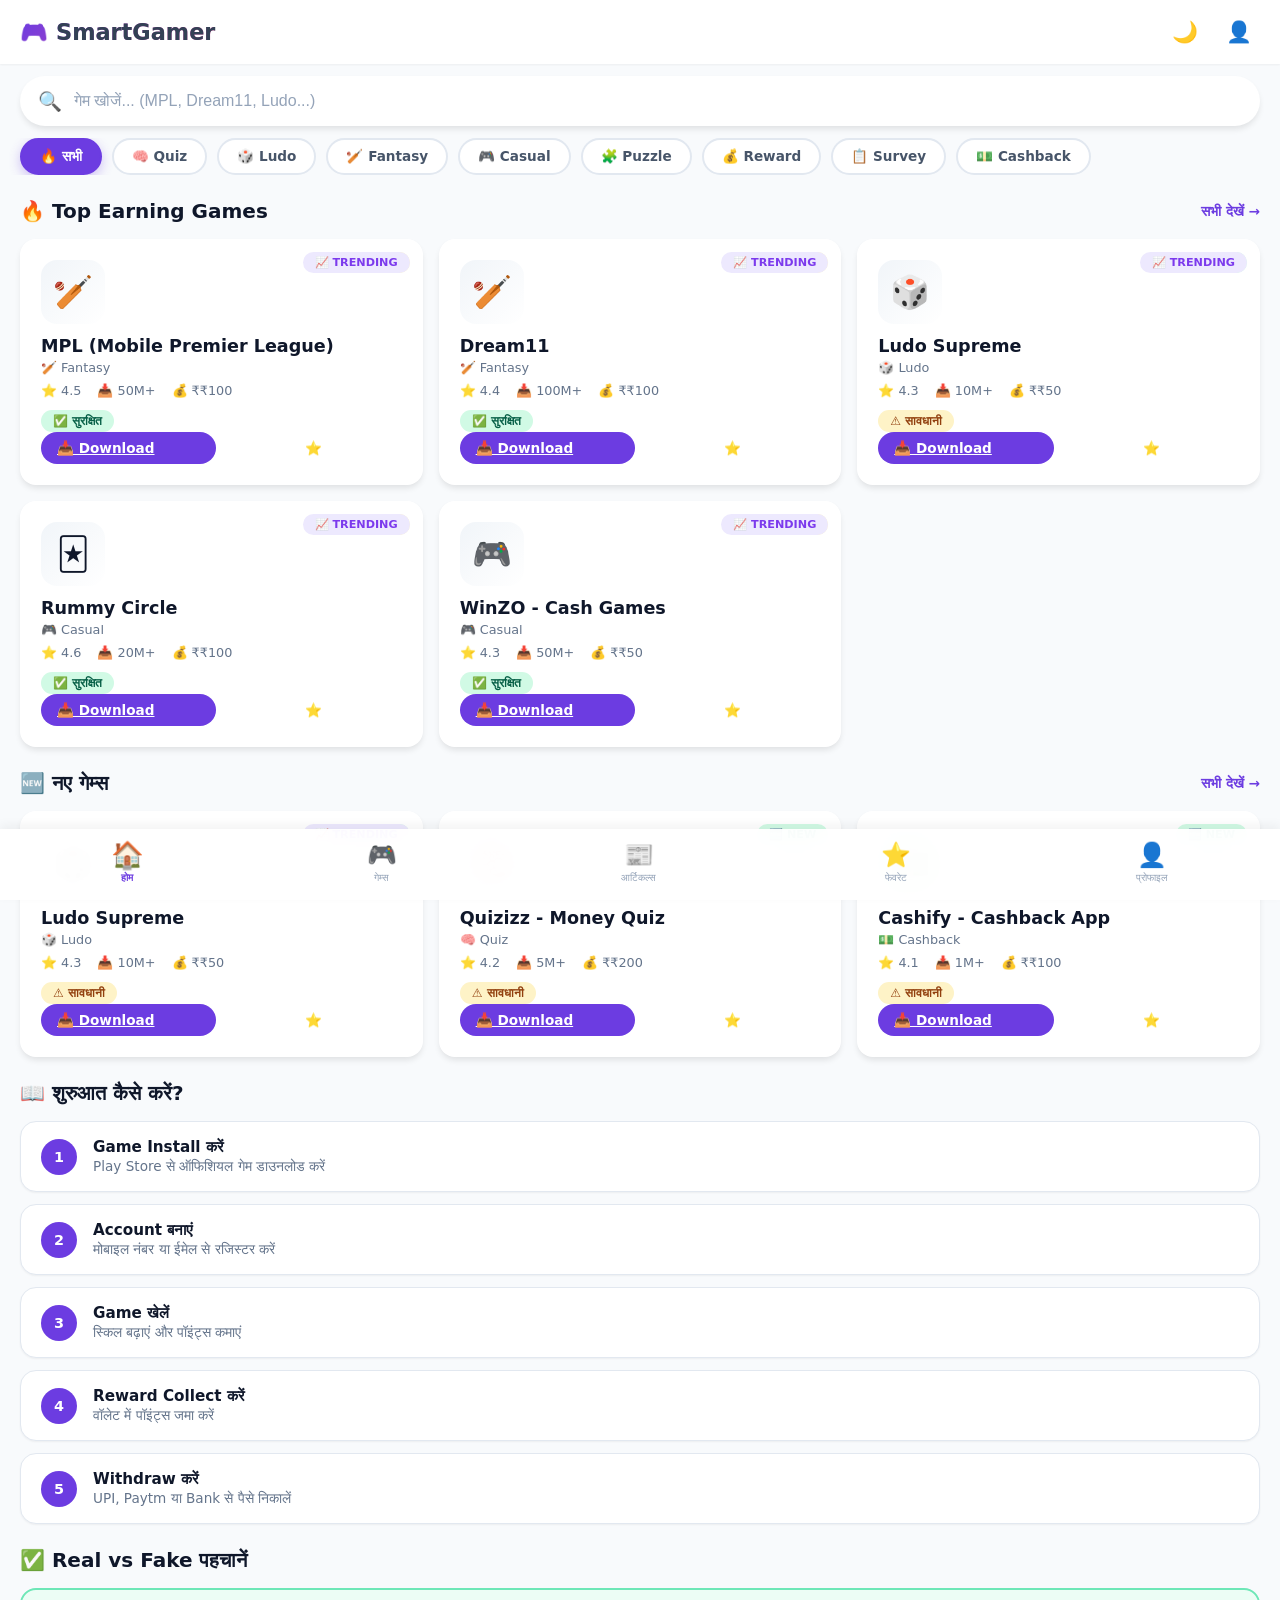
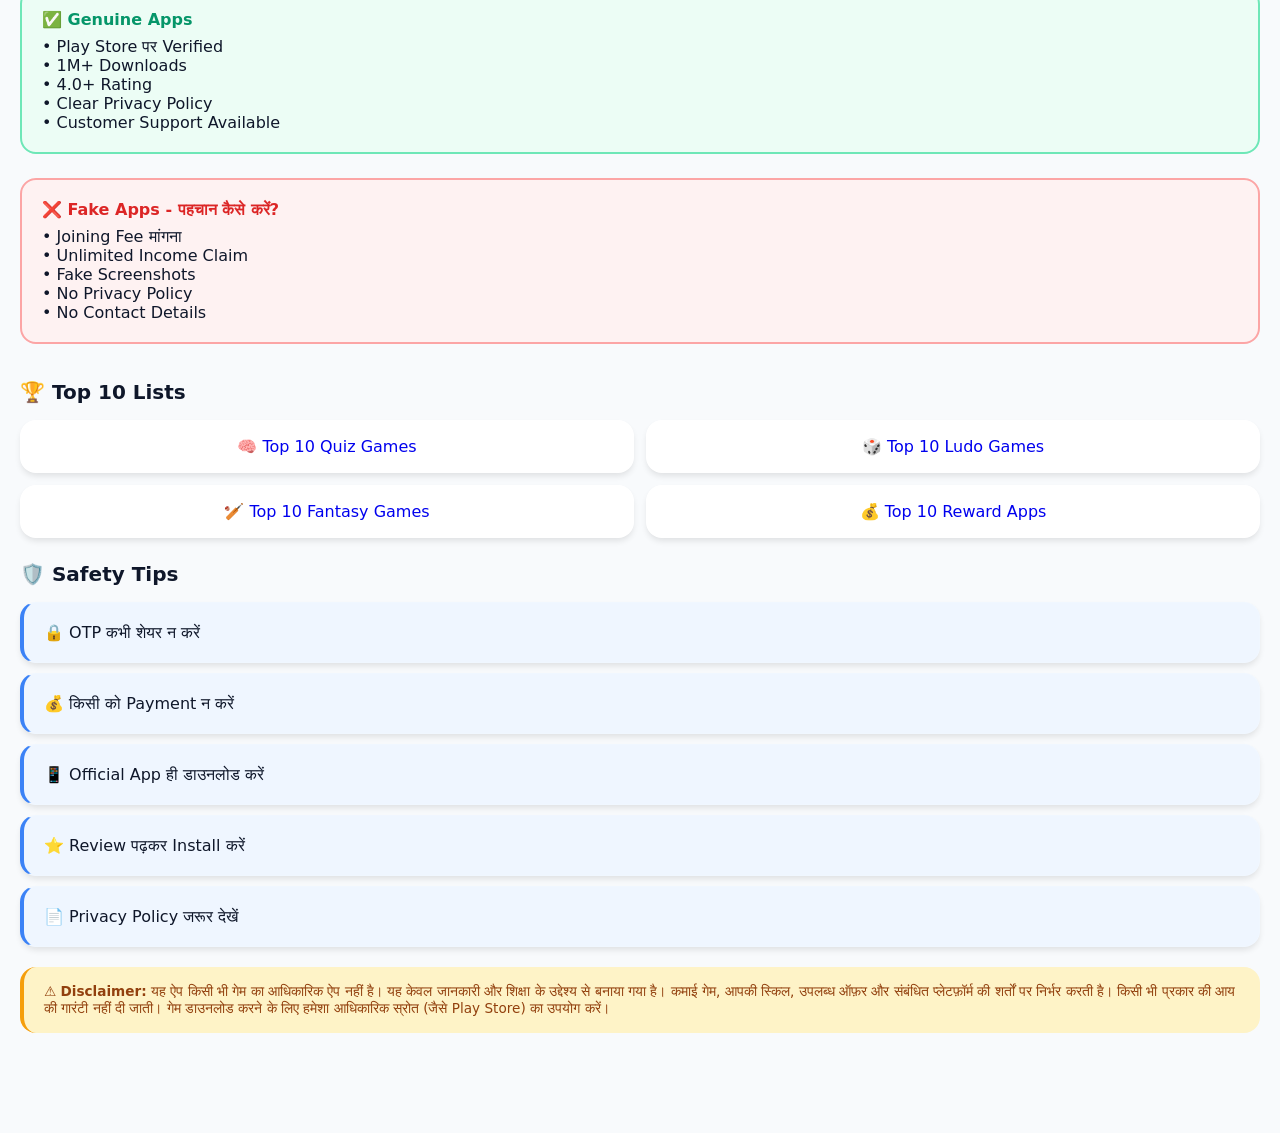
<file: index.html>
<!DOCTYPE html>
<html lang="hi">
<head>
  <meta charset="UTF-8" />
  <meta name="viewport" content="width=device-width, initial-scale=1.0, maximum-scale=1.0, user-scalable=no" />
  <title>Smart Gamer Guide - घर बैठे पैसे कमाएं</title>
  <link rel="stylesheet" href="styles.css" />
</head>
<body>

  <!-- ===== APP BAR ===== -->
  <header class="app-bar">
    <div class="logo">🎮 <span>SmartGamer</span></div>
    <div class="app-bar-actions">
      <button onclick="toggleDarkMode()" aria-label="Dark Mode">🌙</button>
      <button onclick="location.href='profile.html'" aria-label="Profile">👤</button>
    </div>
  </header>

  <!-- ===== SEARCH ===== -->
  <div class="search-bar">
    <span class="icon">🔍</span>
    <input type="text" id="searchInput" placeholder="गेम खोजें... (MPL, Dream11, Ludo...)" oninput="searchGames(this.value)" />
  </div>

  <!-- ===== CATEGORY CHIPS ===== -->
  <div class="category-scroll">
    <span class="chip active" onclick="filterGames('all')">🔥 सभी</span>
    <span class="chip" onclick="filterGames('quiz')">🧠 Quiz</span>
    <span class="chip" onclick="filterGames('ludo')">🎲 Ludo</span>
    <span class="chip" onclick="filterGames('fantasy')">🏏 Fantasy</span>
    <span class="chip" onclick="filterGames('casual')">🎮 Casual</span>
    <span class="chip" onclick="filterGames('puzzle')">🧩 Puzzle</span>
    <span class="chip" onclick="filterGames('reward')">💰 Reward</span>
    <span class="chip" onclick="filterGames('survey')">📋 Survey</span>
    <span class="chip" onclick="filterGames('cashback')">💵 Cashback</span>
  </div>

  <!-- ===== FEATURED GAMES SECTION ===== -->
  <div class="section-header">
    <h2>🔥 Top Earning Games</h2>
    <a href="games.html" class="see-all">सभी देखें →</a>
  </div>
  <div class="game-grid" id="featuredGames">
    <!-- JS से डायनामिक लोड -->
  </div>

  <!-- ===== NEW GAMES ===== -->
  <div class="section-header">
    <h2>🆕 नए गेम्स</h2>
    <a href="games.html" class="see-all">सभी देखें →</a>
  </div>
  <div class="game-grid" id="newGames">
    <!-- JS से डायनामिक लोड -->
  </div>

  <!-- ===== STEP BY STEP GUIDE ===== -->
  <div class="section-header">
    <h2>📖 शुरुआत कैसे करें?</h2>
  </div>
  <div class="steps">
    <div class="step">
      <div class="number">1</div>
      <div class="content">
        <h4>Game Install करें</h4>
        <p>Play Store से ऑफिशियल गेम डाउनलोड करें</p>
      </div>
    </div>
    <div class="step">
      <div class="number">2</div>
      <div class="content">
        <h4>Account बनाएं</h4>
        <p>मोबाइल नंबर या ईमेल से रजिस्टर करें</p>
      </div>
    </div>
    <div class="step">
      <div class="number">3</div>
      <div class="content">
        <h4>Game खेलें</h4>
        <p>स्किल बढ़ाएं और पॉइंट्स कमाएं</p>
      </div>
    </div>
    <div class="step">
      <div class="number">4</div>
      <div class="content">
        <h4>Reward Collect करें</h4>
        <p>वॉलेट में पॉइंट्स जमा करें</p>
      </div>
    </div>
    <div class="step">
      <div class="number">5</div>
      <div class="content">
        <h4>Withdraw करें</h4>
        <p>UPI, Paytm या Bank से पैसे निकालें</p>
      </div>
    </div>
  </div>

  <!-- ===== REAL vs FAKE ===== -->
  <div class="section-header">
    <h2>✅ Real vs Fake पहचानें</h2>
  </div>
  <div style="padding: 0 20px; display: grid; gap: 12px;">
    <div class="genuine-card">
      <h4>✅ Genuine Apps</h4>
      <ul style="margin-top: 8px; list-style: none;">
        <li>• Play Store पर Verified</li>
        <li>• 1M+ Downloads</li>
        <li>• 4.0+ Rating</li>
        <li>• Clear Privacy Policy</li>
        <li>• Customer Support Available</li>
      </ul>
    </div>
    <div class="scam-card">
      <h4>❌ Fake Apps - पहचान कैसे करें?</h4>
      <ul style="margin-top: 8px; list-style: none;">
        <li>• Joining Fee मांगना</li>
        <li>• Unlimited Income Claim</li>
        <li>• Fake Screenshots</li>
        <li>• No Privacy Policy</li>
        <li>• No Contact Details</li>
      </ul>
    </div>
  </div>

  <!-- ===== TOP 10 LISTS ===== -->
  <div class="section-header">
    <h2>🏆 Top 10 Lists</h2>
  </div>
  <div style="display: grid; grid-template-columns: 1fr 1fr; gap: 12px; padding: 0 20px;">
    <a href="games.html?category=quiz" style="text-decoration: none;">
      <div class="game-card" style="text-align: center; padding: 16px;">
        🧠 Top 10 Quiz Games
      </div>
    </a>
    <a href="games.html?category=ludo" style="text-decoration: none;">
      <div class="game-card" style="text-align: center; padding: 16px;">
        🎲 Top 10 Ludo Games
      </div>
    </a>
    <a href="games.html?category=fantasy" style="text-decoration: none;">
      <div class="game-card" style="text-align: center; padding: 16px;">
        🏏 Top 10 Fantasy Games
      </div>
    </a>
    <a href="games.html?category=reward" style="text-decoration: none;">
      <div class="game-card" style="text-align: center; padding: 16px;">
        💰 Top 10 Reward Apps
      </div>
    </a>
  </div>

  <!-- ===== SAFETY TIPS ===== -->
  <div class="section-header">
    <h2>🛡️ Safety Tips</h2>
  </div>
  <div style="padding: 0 20px; display: grid; gap: 10px;">
    <div class="game-card" style="background: #EFF6FF; border-left: 4px solid #3B82F6;">
      <p>🔒 OTP कभी शेयर न करें</p>
    </div>
    <div class="game-card" style="background: #EFF6FF; border-left: 4px solid #3B82F6;">
      <p>💰 किसी को Payment न करें</p>
    </div>
    <div class="game-card" style="background: #EFF6FF; border-left: 4px solid #3B82F6;">
      <p>📱 Official App ही डाउनलोड करें</p>
    </div>
    <div class="game-card" style="background: #EFF6FF; border-left: 4px solid #3B82F6;">
      <p>⭐ Review पढ़कर Install करें</p>
    </div>
    <div class="game-card" style="background: #EFF6FF; border-left: 4px solid #3B82F6;">
      <p>📄 Privacy Policy जरूर देखें</p>
    </div>
  </div>

  <!-- ===== DISCLAIMER ===== -->
  <div class="disclaimer">
    ⚠️ <strong>Disclaimer:</strong> यह ऐप किसी भी गेम का आधिकारिक ऐप नहीं है। यह केवल जानकारी और शिक्षा के उद्देश्य से बनाया गया है। कमाई गेम, आपकी स्किल, उपलब्ध ऑफ़र और संबंधित प्लेटफ़ॉर्म की शर्तों पर निर्भर करती है। किसी भी प्रकार की आय की गारंटी नहीं दी जाती। गेम डाउनलोड करने के लिए हमेशा आधिकारिक स्रोत (जैसे Play Store) का उपयोग करें।
  </div>

  <!-- ===== BOTTOM NAVIGATION ===== -->
  <nav class="bottom-nav">
    <a href="index.html" class="nav-item active">
      <span class="icon">🏠</span> होम
    </a>
    <a href="games.html" class="nav-item">
      <span class="icon">🎮</span> गेम्स
    </a>
    <a href="articles.html" class="nav-item">
      <span class="icon">📰</span> आर्टिकल्स
    </a>
    <a href="favorites.html" class="nav-item">
      <span class="icon">⭐</span> फेवरेट    </a>
    <a href="profile.html" class="nav-item">
      <span class="icon">👤</span> प्रोफाइल
    </a>
  </nav>

  <script src="data.js"></script>
  <script src="script.js"></script>
</body>
</html>
</file>
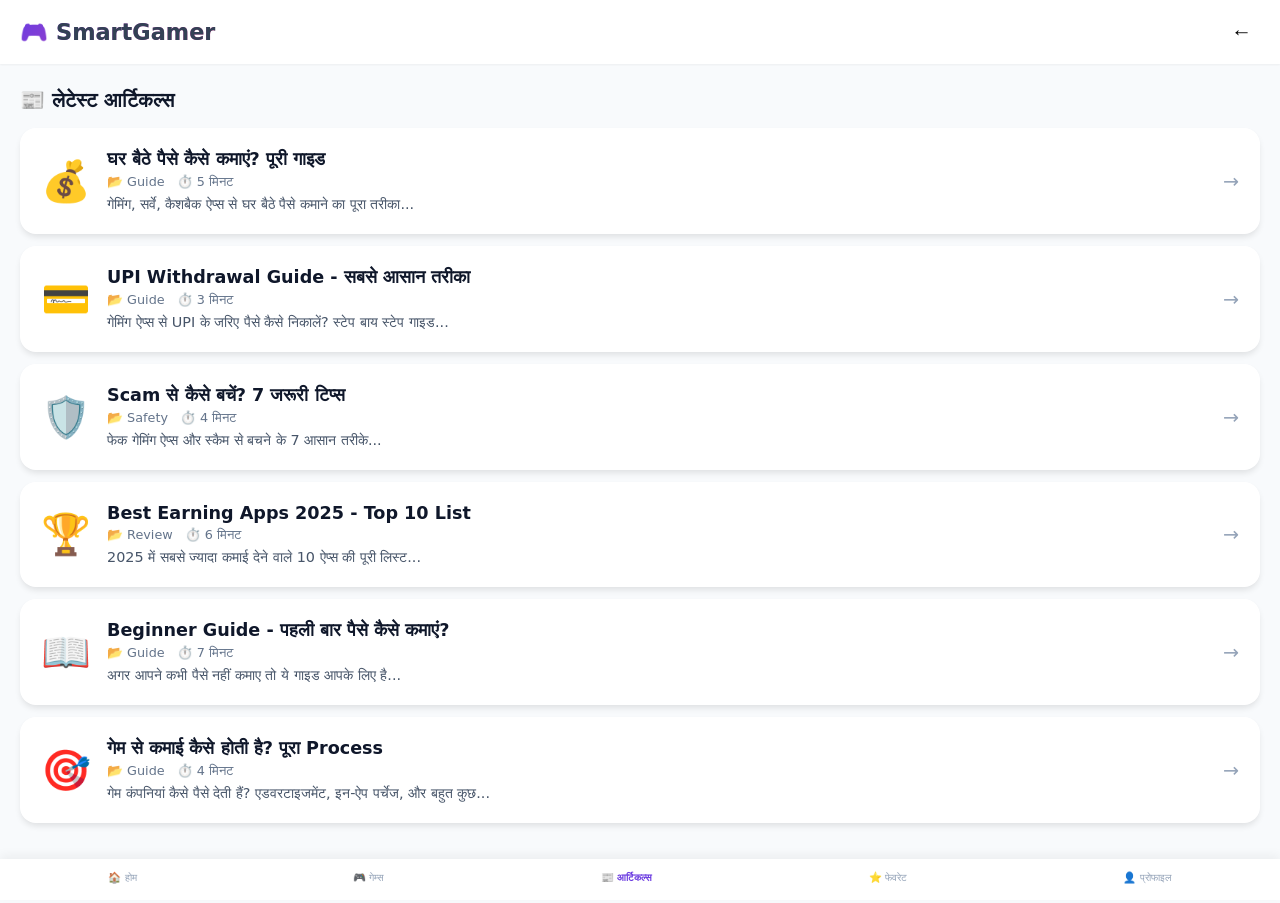
<file: articles.html>
<!DOCTYPE html>
<html lang="hi">
<head>
  <meta charset="UTF-8" />
  <meta name="viewport" content="width=device-width, initial-scale=1.0" />
  <title>आर्टिकल्स - Smart Gamer Guide</title>
  <link rel="stylesheet" href="styles.css" />
</head>
<body>
  <header class="app-bar">
    <div class="logo" onclick="location.href='index.html'">🎮 <span>SmartGamer</span></div>
    <div class="app-bar-actions">
      <button onclick="location.href='index.html'">←</button>
    </div>
  </header>

  <div class="section-header">
    <h2>📰 लेटेस्ट आर्टिकल्स</h2>
  </div>

  <div style="padding: 0 20px; display: grid; gap: 12px;" id="articlesContainer">
    <!-- JS से डायनामिक -->
  </div>

  <nav class="bottom-nav">
    <a href="index.html" class="nav-item">🏠 होम</a>
    <a href="games.html" class="nav-item">🎮 गेम्स</a>
    <a href="articles.html" class="nav-item active">📰 आर्टिकल्स</a>
    <a href="favorites.html" class="nav-item">⭐ फेवरेट</a>
    <a href="profile.html" class="nav-item">👤 प्रोफाइल</a>
  </nav>

  <script src="data.js"></script>
  <script>
    document.addEventListener('DOMContentLoaded', function() {
      const container = document.getElementById('articlesContainer');
      container.innerHTML = articlesData.map(article => `
        <div class="game-card animate-in" onclick="showArticle(${article.id})" style="cursor: pointer;">
          <div style="display: flex; align-items: center; gap: 16px;">
            <div style="font-size: 2.5rem;">${article.icon}</div>
            <div style="flex: 1;">
              <h3 style="font-size: 1.1rem;">${article.title}</h3>
              <div style="display: flex; gap: 12px; font-size: 0.8rem; color: var(--gray-500); margin-top: 4px;">
                <span>📂 ${article.category}</span>
                <span>⏱️ ${article.readTime}</span>
              </div>
              <p style="font-size: 0.9rem; color: var(--gray-600); margin-top: 6px;">${article.excerpt}</p>
            </div>
            <span style="font-size: 1.2rem; color: var(--gray-400);">→</span>
          </div>
        </div>
      `).join('');
    });

    function showArticle(id) {
      const article = articlesData.find(a => a.id === id);
      if (!article) return;
      // Simple alert for demo, can be expanded to full article page
      alert(`📖 ${article.title}\n\n${article.excerpt}\n\nपूरा आर्टिकल जल्द आ रहा है!`);
    }
  </script>
</body>
</html>
</file>
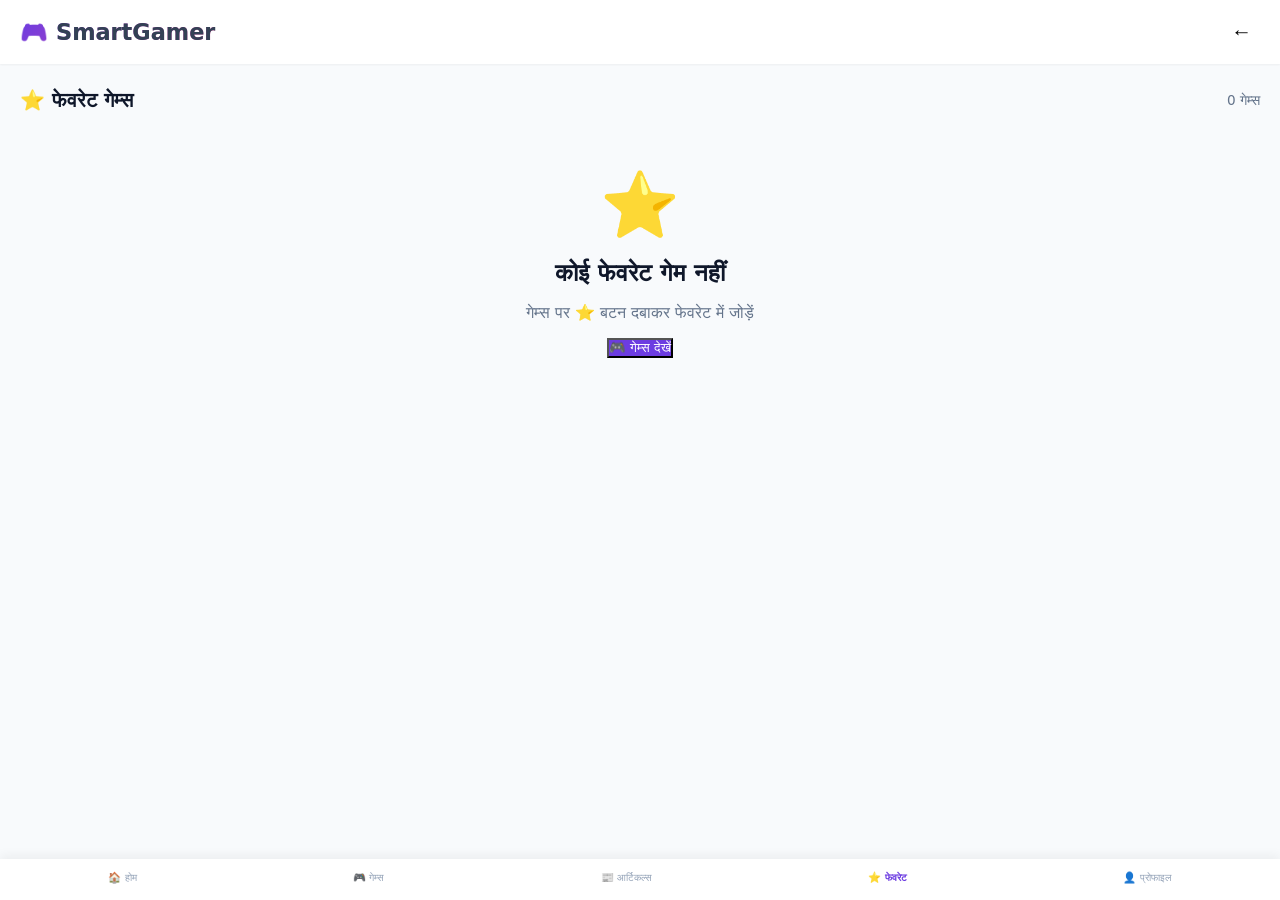
<file: favorites.html>
<!DOCTYPE html>
<html lang="hi">
<head>
  <meta charset="UTF-8" />
  <meta name="viewport" content="width=device-width, initial-scale=1.0" />
  <title>फेवरेट गेम्स - Smart Gamer Guide</title>
  <link rel="stylesheet" href="styles.css" />
</head>
<body>
  <header class="app-bar">
    <div class="logo" onclick="location.href='index.html'">🎮 <span>SmartGamer</span></div>
    <div class="app-bar-actions">
      <button onclick="location.href='index.html'">←</button>
    </div>
  </header>

  <div class="section-header">
    <h2>⭐ फेवरेट गेम्स</h2>
    <span style="font-size: 0.85rem; color: var(--gray-500);" id="favCount"></span>
  </div>

  <div class="game-grid" id="favoritesContainer">
    <!-- JS से डायनामिक -->
  </div>

  <nav class="bottom-nav">
    <a href="index.html" class="nav-item">🏠 होम</a>
    <a href="games.html" class="nav-item">🎮 गेम्स</a>
    <a href="articles.html" class="nav-item">📰 आर्टिकल्स</a>
    <a href="favorites.html" class="nav-item active">⭐ फेवरेट</a>
    <a href="profile.html" class="nav-item">👤 प्रोफाइल</a>
  </nav>

  <script src="data.js"></script>
  <script>
    document.addEventListener('DOMContentLoaded', function() {
      const favorites = JSON.parse(localStorage.getItem('favorites')) || [];
      const favGames = gamesData.filter(g => favorites.includes(g.id));
      
      const container = document.getElementById('favoritesContainer');
      document.getElementById('favCount').textContent = `${favGames.length} गेम्स`;

      if (favGames.length === 0) {
        container.innerHTML = `
          <div style="text-align: center; padding: 40px; grid-column: 1/-1;">
            <div style="font-size: 4rem;">⭐</div>
            <h2 style="margin: 16px 0;">कोई फेवरेट गेम नहीं</h2>
            <p style="color: var(--gray-500);">गेम्स पर ⭐ बटन दबाकर फेवरेट में जोड़ें</p>
            <button class="btn btn-primary" onclick="location.href='games.html'" style="margin-top: 16px;">
              🎮 गेम्स देखें
            </button>
          </div>
        `;
        return;
      }

      container.innerHTML = favGames.map(game => `
        <div class="game-card animate-in" onclick="location.href='game-detail.html?id=${game.id}'">
          <div class="game-icon">${game.icon}</div>
          <div class="game-name">${game.name}</div>
          <div class="game-category">${getCategoryName(game.category)}</div>
          <div class="game-stats">
            <span>⭐ ${game.rating}</span>
            <span>📥 ${game.downloads}</span>
          </div>
          <div class="game-actions">
            <a href="${game.officialLink}" target="_blank" class="btn btn-primary" onclick="event.stopPropagation()">
              📥 Download
            </a>
            <button class="btn btn-outline" onclick="event.stopPropagation(); removeFavorite(${game.id})">
              ❌ हटाएं
            </button>
          </div>
        </div>
      `).join('');
    });

    function getCategoryName(cat) {
      const map = {
        quiz: '🧠 Quiz',
        ludo: '🎲 Ludo',
        fantasy: '🏏 Fantasy',
        casual: '🎮 Casual',
        puzzle: '🧩 Puzzle',
        reward: '💰 Reward',
        survey: '📋 Survey',
        cashback: '💵 Cashback'
      };
      return map[cat] || cat;
    }

    function removeFavorite(id) {
      let favorites = JSON.parse(localStorage.getItem('favorites')) || [];
      favorites = favorites.filter(f => f !== id);
      localStorage.setItem('favorites', JSON.stringify(favorites));
      location.reload();
    }
  </script>
</body>
</html>
</file>
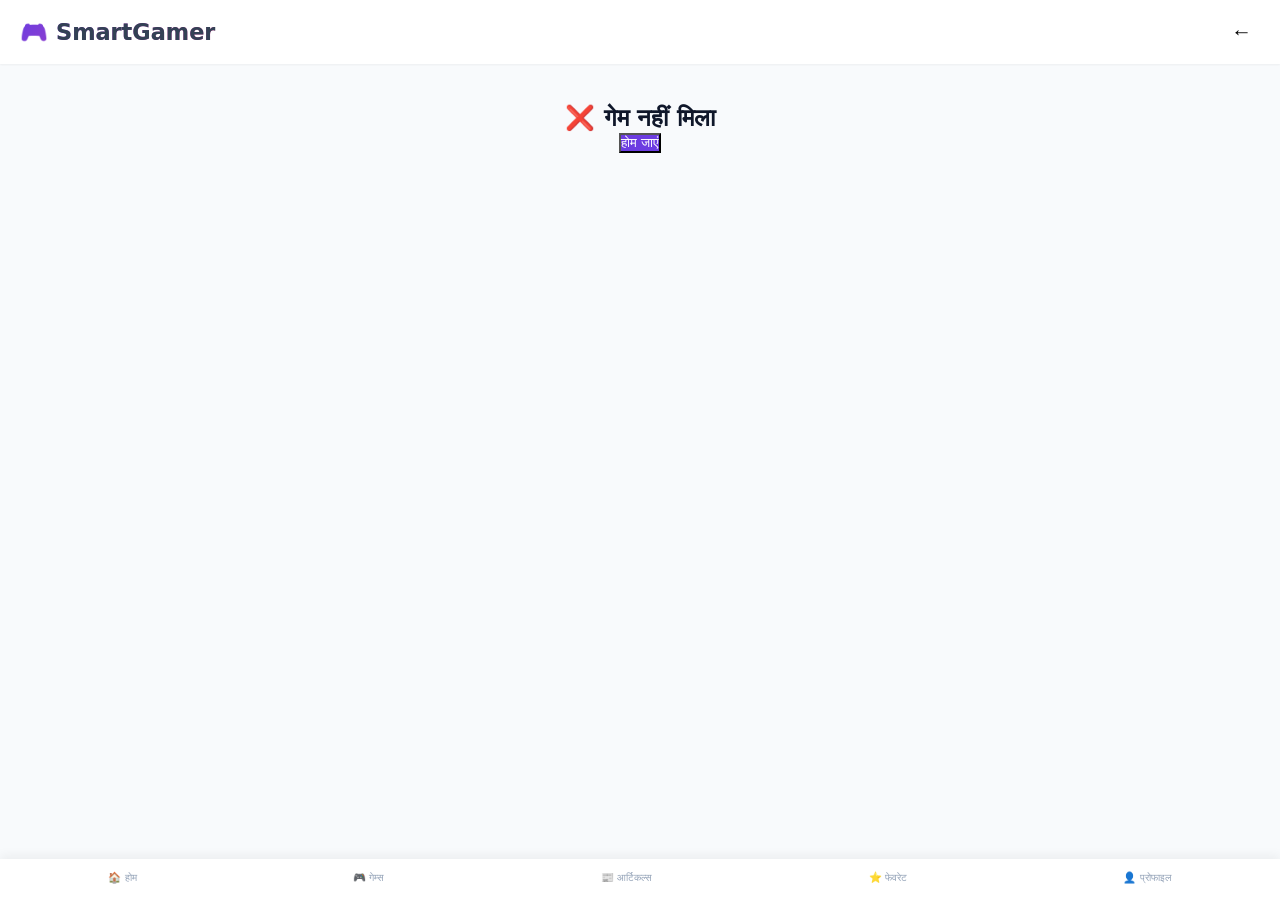
<file: game-detail.html>
<!DOCTYPE html>
<html lang="hi">
<head>
  <meta charset="UTF-8" />
  <meta name="viewport" content="width=device-width, initial-scale=1.0" />
  <title>गेम डिटेल - Smart Gamer Guide</title>
  <link rel="stylesheet" href="styles.css" />
</head>
<body>
  <header class="app-bar">
    <div class="logo" onclick="location.href='index.html'">🎮 <span>SmartGamer</span></div>
    <div class="app-bar-actions">
      <button onclick="history.back()">←</button>
    </div>
  </header>

  <div style="padding: 0 20px;" id="gameDetailContainer">
    <!-- JS से डायनामिक -->
  </div>

  <nav class="bottom-nav">
    <a href="index.html" class="nav-item">🏠 होम</a>
    <a href="games.html" class="nav-item">🎮 गेम्स</a>
    <a href="articles.html" class="nav-item">📰 आर्टिकल्स</a>
    <a href="favorites.html" class="nav-item">⭐ फेवरेट</a>
    <a href="profile.html" class="nav-item">👤 प्रोफाइल</a>
  </nav>

  <script src="data.js"></script>
  <script>
    document.addEventListener('DOMContentLoaded', function() {
      const params = new URLSearchParams(window.location.search);
      const id = parseInt(params.get('id'));
      const game = gamesData.find(g => g.id === id);

      if (!game) {
        document.getElementById('gameDetailContainer').innerHTML = `
          <div style="text-align: center; padding: 40px;">
            <h2>❌ गेम नहीं मिला</h2>
            <button class="btn btn-primary" onclick="location.href='index.html'">होम जाएं</button>
          </div>
        `;
        return;
      }

      document.getElementById('gameDetailContainer').innerHTML = `
        <div class="game-card animate-in" style="padding: 24px;">
          <div style="display: flex; align-items: center; gap: 20px; flex-wrap: wrap;">
            <div style="font-size: 4rem;">${game.icon}</div>
            <div>
              <h1 style="font-size: 1.8rem;">${game.name}</h1>
              <div style="display: flex; gap: 12px; flex-wrap: wrap; margin-top: 8px;">
                <span class="chip active">${getCategoryName(game.category)}</span>
                <span class="trust-score trust-${game.trustScore}">
                  ${game.trustScore === 'high' ? '✅' : '⚠️'} 
                  ${game.trustScore === 'high' ? 'सुरक्षित' : 'सावधानी'}
                </span>
              </div>
            </div>
          </div>

          <div style="display: grid; grid-template-columns: repeat(auto-fit, minmax(120px, 1fr)); gap: 12px; margin: 16px 0;">
            <div style="background: var(--gray-50); padding: 12px; border-radius: var(--radius); text-align: center;">
              <div style="font-size: 0.75rem; color: var(--gray-500);">Rating</div>
              <div style="font-size: 1.5rem; font-weight: 700;">⭐ ${game.rating}</div>
            </div>
            <div style="background: var(--gray-50); padding: 12px; border-radius: var(--radius); text-align: center;">
              <div style="font-size: 0.75rem; color: var(--gray-500);">Downloads</div>
              <div style="font-size: 1.5rem; font-weight: 700;">📥 ${game.downloads}</div>
            </div>
            <div style="background: var(--gray-50); padding: 12px; border-radius: var(--radius); text-align: center;">
              <div style="font-size: 0.75rem; color: var(--gray-500);">Min Withdrawal</div>
              <div style="font-size: 1.5rem; font-weight: 700; color: var(--success);">₹${game.minWithdrawal}</div>
            </div>
          </div>

          <div style="margin: 16px 0;">
            <h3>📝 Review</h3>
            <p style="color: var(--gray-600); font-size: 1rem; line-height: 1.6;">${game.review}</p>
          </div>

          <div class="pros-cons">
            <div class="pros">
              <h4>✅ Pros</h4>
              <ul>${game.pros.map(p => `<li>${p}</li>`).join('')}</ul>
            </div>
            <div class="cons">
              <h4>❌ Cons</h4>
              <ul>${game.cons.map(c => `<li>${c}</li>`).join('')}</ul>
            </div>
          </div>

          <div style="margin: 16px 0;">
            <h3>💳 Payment Methods</h3>
            <div class="withdrawal-methods">
              ${game.paymentMethods.map(m => `<span class="method">${m}</span>`).join('')}
            </div>
          </div>

          <div style="margin: 16px 0;">
            <h3>📱 Download</h3>
            <a href="${game.officialLink}" target="_blank" class="btn btn-primary" style="display: inline-block; margin-top: 8px;">
              📥 Play Store से Download करें
            </a>
          </div>

          <div style="margin-top: 16px; padding-top: 16px; border-top: 1px solid var(--gray-200);">
            <div style="display: flex; gap: 12px; flex-wrap: wrap;">
              <button class="btn btn-outline" onclick="shareGame('${game.name}')">📤 शेयर करें</button>
              <button class="btn btn-outline" onclick="toggleFavorite(${game.id}); location.reload();">⭐ फेवरेट</button>
            </div>
          </div>
        </div>

        <div class="disclaimer">
          ⚠️ <strong>Disclaimer:</strong> यह जानकारी केवल शैक्षिक उद्देश्यों के लिए है। किसी भी ऐप का उपयोग करने से पहले उसकी नीतियों को पढ़ें।
        </div>
      `;
    });

    function getCategoryName(cat) {
      const map = {
        quiz: '🧠 Quiz',
        ludo: '🎲 Ludo',
        fantasy: '🏏 Fantasy',
        casual: '🎮 Casual',
        puzzle: '🧩 Puzzle',
        reward: '💰 Reward',
        survey: '📋 Survey',
        cashback: '💵 Cashback'
      };
      return map[cat] || cat;
    }

    function shareGame(name) {
      if (navigator.share) {
        navigator.share({
          title: name,
          text: 'इस गेम से घर बैठे पैसे कमाएं!',
          url: window.location.href
        });
      } else {
        navigator.clipboard.writeText(window.location.href);
        showToast('लिंक कॉपी हो गया!', 'success');
      }
    }

    function toggleFavorite(id) {
      let favorites = JSON.parse(localStorage.getItem('favorites')) || [];
      const index = favorites.indexOf(id);
      if (index > -1) {
        favorites.splice(index, 1);
        showToast('⭐ फेवरेट से हटा दिया गया', 'info');
      } else {
        favorites.push(id);
        showToast('⭐ फेवरेट में जोड़ दिया गया', 'success');
      }
      localStorage.setItem('favorites', JSON.stringify(favorites));
    }

    function showToast(message, type) {
      const existing = document.querySelector('.toast');
      if (existing) existing.remove();
      const toast = document.createElement('div');
      toast.className = `toast ${type}`;
      toast.textContent = message;
      document.body.appendChild(toast);
      setTimeout(() => toast.remove(), 3000);
    }
  </script>
</body>
</html>
</file>
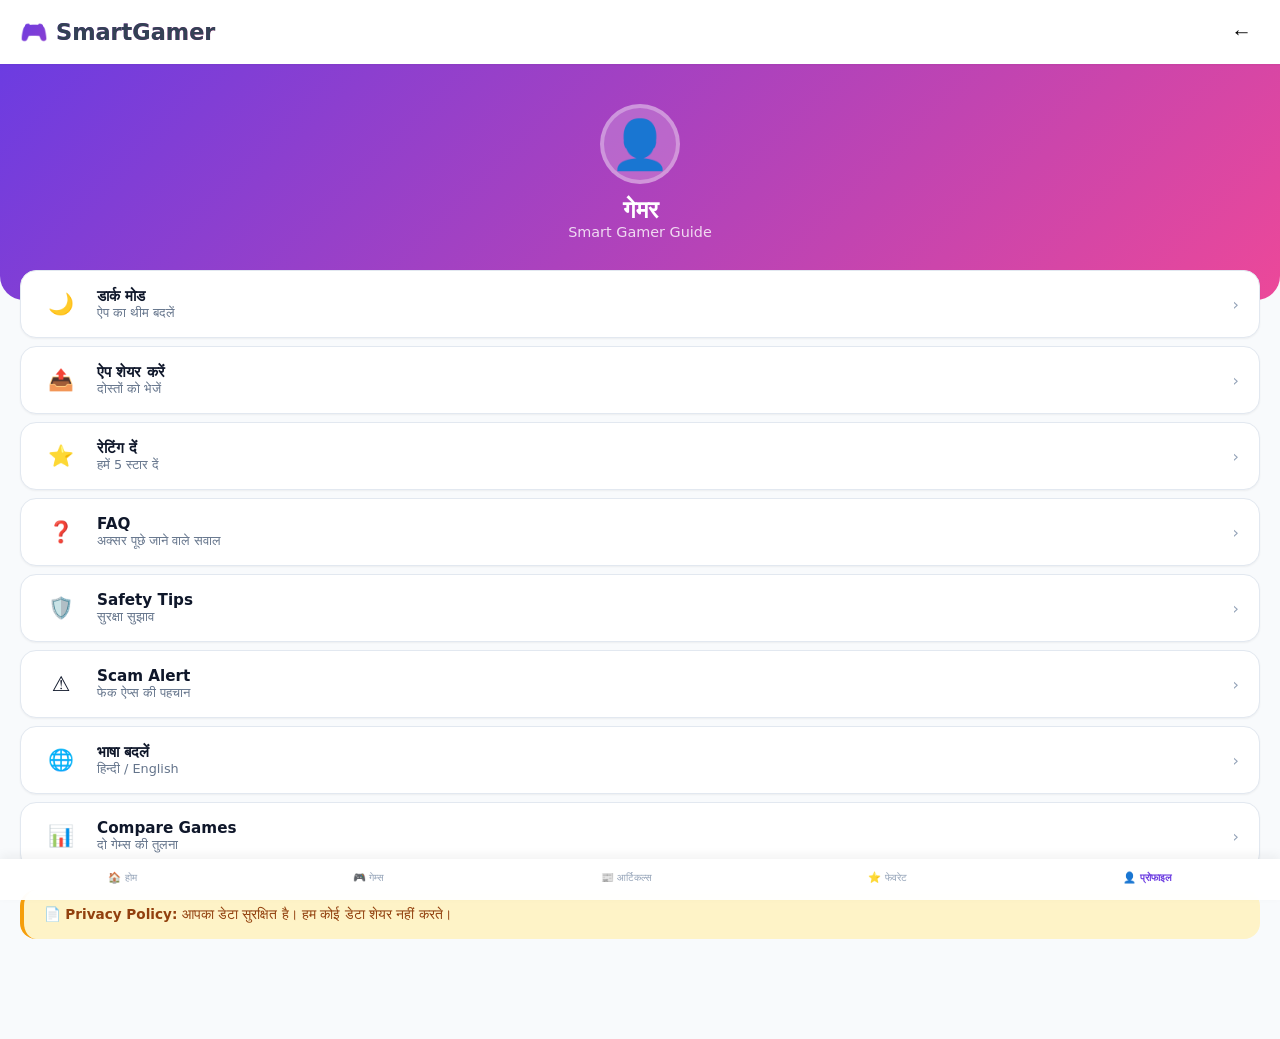
<file: profile.html>
<!DOCTYPE html>
<html lang="hi">
<head>
  <meta charset="UTF-8" />
  <meta name="viewport" content="width=device-width, initial-scale=1.0" />
  <title>प्रोफाइल - Smart Gamer Guide</title>
  <link rel="stylesheet" href="styles.css" />
</head>
<body>
  <header class="app-bar">
    <div class="logo" onclick="location.href='index.html'">🎮 <span>SmartGamer</span></div>
    <div class="app-bar-actions">
      <button onclick="location.href='index.html'">←</button>
    </div>
  </header>

  <div class="profile-header">
    <div class="avatar">👤</div>
    <h2>गेमर</h2>
    <p>Smart Gamer Guide</p>
  </div>

  <div class="profile-menu">
    <div class="menu-item" onclick="toggleDarkMode()">
      <span class="icon">🌙</span>
      <div class="text">
        <h4>डार्क मोड</h4>
        <p>ऐप का थीम बदलें</p>
      </div>
      <span class="arrow">›</span>
    </div>

    <div class="menu-item" onclick="shareApp()">
      <span class="icon">📤</span>
      <div class="text">
        <h4>ऐप शेयर करें</h4>
        <p>दोस्तों को भेजें</p>
      </div>
      <span class="arrow">›</span>
    </div>

    <div class="menu-item" onclick="rateApp()">
      <span class="icon">⭐</span>
      <div class="text">
        <h4>रेटिंग दें</h4>
        <p>हमें 5 स्टार दें</p>
      </div>
      <span class="arrow">›</span>
    </div>

    <div class="menu-item" onclick="location.href='faq.html'">
      <span class="icon">❓</span>
      <div class="text">
        <h4>FAQ</h4>
        <p>अक्सर पूछे जाने वाले सवाल</p>
      </div>
      <span class="arrow">›</span>
    </div>

    <div class="menu-item" onclick="location.href='safety.html'">
      <span class="icon">🛡️</span>
      <div class="text">
        <h4>Safety Tips</h4>
        <p>सुरक्षा सुझाव</p>
      </div>
      <span class="arrow">›</span>
    </div>

    <div class="menu-item" onclick="location.href='scam-alert.html'">
      <span class="icon">⚠️</span>
      <div class="text">
        <h4>Scam Alert</h4>
        <p>फेक ऐप्स की पहचान</p>
      </div>
      <span class="arrow">›</span>
    </div>

    <div class="menu-item" onclick="showToast('जल्द आ रहा है!', 'info')">
      <span class="icon">🌐</span>
      <div class="text">
        <h4>भाषा बदलें</h4>
        <p>हिन्दी / English</p>
      </div>
      <span class="arrow">›</span>
    </div>

    <div class="menu-item" onclick="location.href='compare.html'">
      <span class="icon">📊</span>
      <div class="text">
        <h4>Compare Games</h4>
        <p>दो गेम्स की तुलना</p>
      </div>
      <span class="arrow">›</span>
    </div>
  </div>

  <div class="disclaimer">
    📄 <strong>Privacy Policy:</strong> आपका डेटा सुरक्षित है। हम कोई डेटा शेयर नहीं करते।
  </div>

  <nav class="bottom-nav">
    <a href="index.html" class="nav-item">🏠 होम</a>
    <a href="games.html" class="nav-item">🎮 गेम्स</a>
    <a href="articles.html" class="nav-item">📰 आर्टिकल्स</a>
    <a href="favorites.html" class="nav-item">⭐ फेवरेट</a>
    <a href="profile.html" class="nav-item active">👤 प्रोफाइल</a>
  </nav>

  <script src="data.js"></script>
  <script src="script.js"></script>
</body>
</html>
</file>
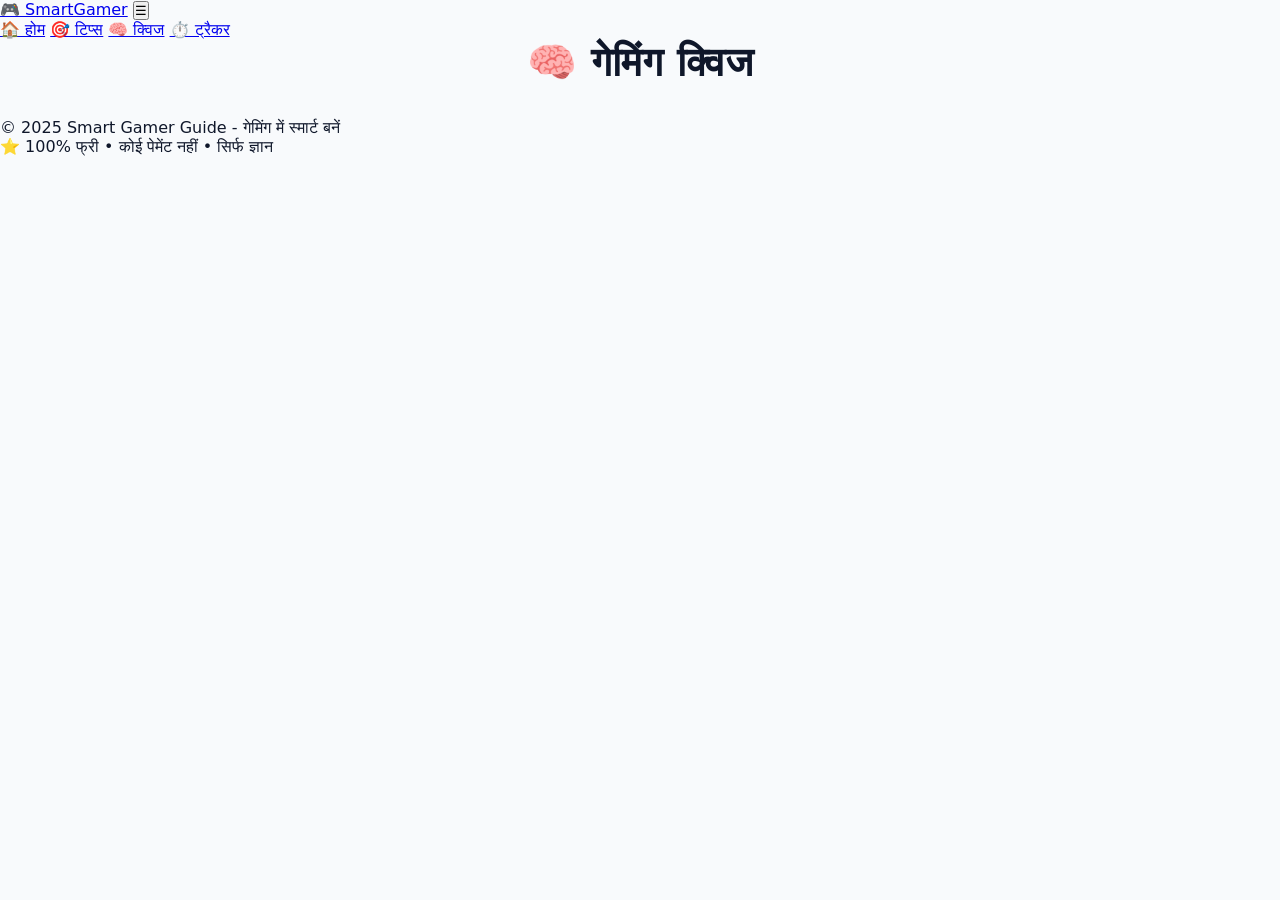
<file: quiz.html>
<!DOCTYPE html>
<html lang="hi">
<head>
    <meta charset="UTF-8">
    <meta name="viewport" content="width=device-width, initial-scale=1.0">
    <title>गेमिंग क्विज - Smart Gamer Guide</title>
    <link rel="stylesheet" href="styles.css">
</head>
<body>
    <nav class="navbar">
        <a href="index.html" class="logo">🎮 SmartGamer</a>
        <button class="mobile-menu-btn" onclick="toggleMenu()">☰</button>
        <div class="nav-links" id="navLinks">
            <a href="index.html">🏠 होम</a>
            <a href="tips.html">🎯 टिप्स</a>
            <a href="quiz.html" class="active">🧠 क्विज</a>
            <a href="tracker.html">⏱️ ट्रैकर</a>
        </div>
    </nav>

    <div class="container">
        <h1 style="text-align: center; font-size: 2.5rem; margin-bottom: 2rem;">🧠 गेमिंग क्विज</h1>

        <div class="card max-w-2xl mx-auto" id="quizContainer">
            <div id="quizContent">
                <!-- JS से डायनामिक रूप से जेनरेट होगा -->
            </div>
        </div>
    </div>

    <footer class="footer">
        <p>© 2025 Smart Gamer Guide - गेमिंग में स्मार्ट बनें</p>
        <p class="small">⭐ 100% फ्री • कोई पेमेंट नहीं • सिर्फ ज्ञान</p>
    </footer>

    <script src="script.js"></script>
</body>
</html>
</file>
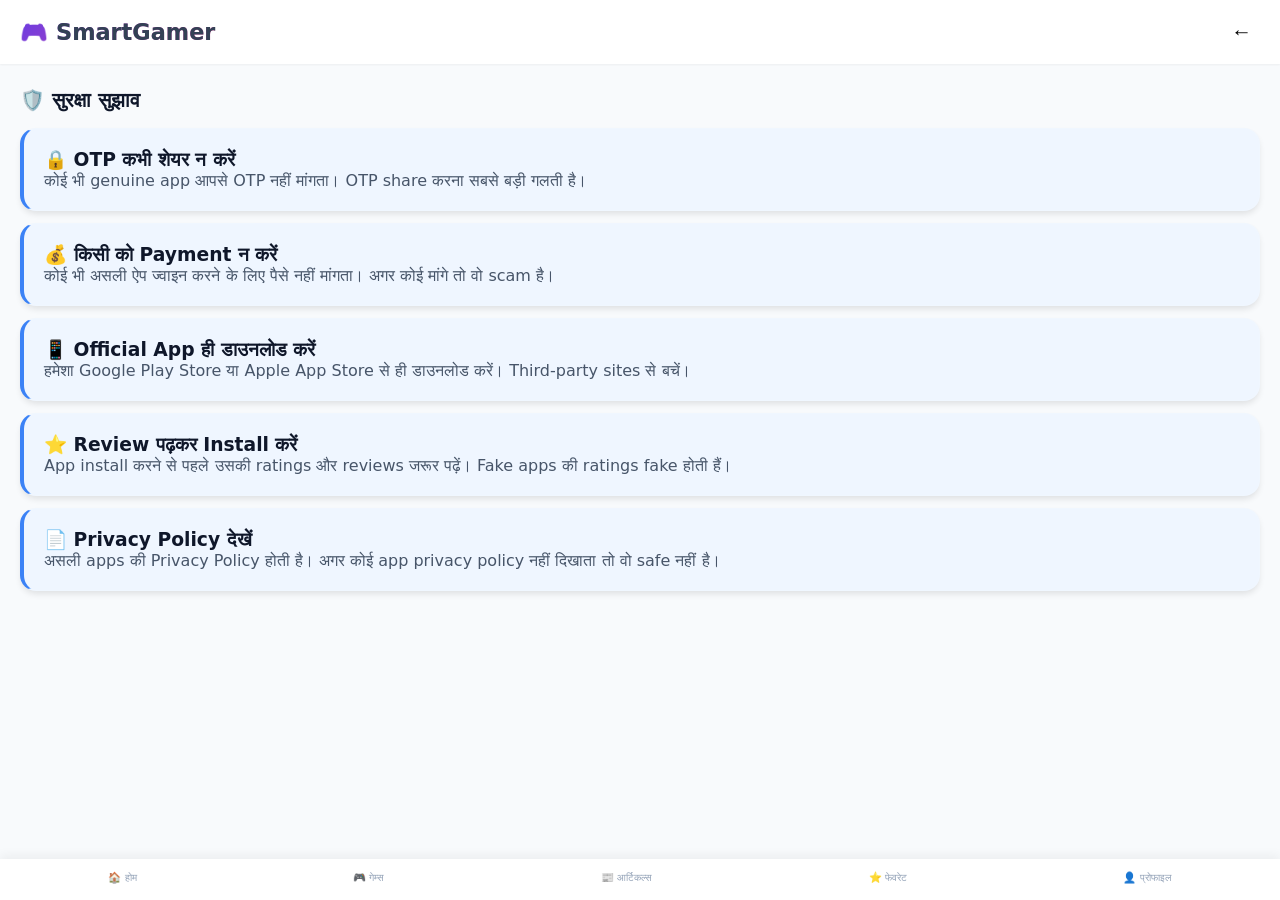
<file: safety.html>
<!DOCTYPE html>
<html lang="hi">
<head>
  <meta charset="UTF-8" />
  <meta name="viewport" content="width=device-width, initial-scale=1.0" />
  <title>Safety Tips - Smart Gamer Guide</title>
  <link rel="stylesheet" href="styles.css" />
</head>
<body>
  <header class="app-bar">
    <div class="logo" onclick="location.href='index.html'">🎮 <span>SmartGamer</span></div>
    <div class="app-bar-actions">
      <button onclick="history.back()">←</button>
    </div>
  </header>

  <div class="section-header">
    <h2>🛡️ सुरक्षा सुझाव</h2>
  </div>

  <div style="padding: 0 20px; display: grid; gap: 12px;">
    <div class="game-card" style="background: #EFF6FF; border-left: 4px solid #3B82F6;">
      <h3 style="display: flex; align-items: center; gap: 8px;">🔒 OTP कभी शेयर न करें</h3>
      <p style="color: var(--gray-600);">कोई भी genuine app आपसे OTP नहीं मांगता। OTP share करना सबसे बड़ी गलती है।</p>
    </div>

    <div class="game-card" style="background: #EFF6FF; border-left: 4px solid #3B82F6;">
      <h3 style="display: flex; align-items: center; gap: 8px;">💰 किसी को Payment न करें</h3>
      <p style="color: var(--gray-600);">कोई भी असली ऐप ज्वाइन करने के लिए पैसे नहीं मांगता। अगर कोई मांगे तो वो scam है।</p>
    </div>

    <div class="game-card" style="background: #EFF6FF; border-left: 4px solid #3B82F6;">
      <h3 style="display: flex; align-items: center; gap: 8px;">📱 Official App ही डाउनलोड करें</h3>
      <p style="color: var(--gray-600);">हमेशा Google Play Store या Apple App Store से ही डाउनलोड करें। Third-party sites से बचें।</p>
    </div>

    <div class="game-card" style="background: #EFF6FF; border-left: 4px solid #3B82F6;">
      <h3 style="display: flex; align-items: center; gap: 8px;">⭐ Review पढ़कर Install करें</h3>
      <p style="color: var(--gray-600);">App install करने से पहले उसकी ratings और reviews जरूर पढ़ें। Fake apps की ratings fake होती हैं।</p>
    </div>

    <div class="game-card" style="background: #EFF6FF; border-left: 4px solid #3B82F6;">
      <h3 style="display: flex; align-items: center; gap: 8px;">📄 Privacy Policy देखें</h3>
      <p style="color: var(--gray-600);">असली apps की Privacy Policy होती है। अगर कोई app privacy policy नहीं दिखाता तो वो safe नहीं है।</p>
    </div>
  </div>

  <nav class="bottom-nav">
    <a href="index.html" class="nav-item">🏠 होम</a>
    <a href="games.html" class="nav-item">🎮 गेम्स</a>
    <a href="articles.html" class="nav-item">📰 आर्टिकल्स</a>
    <a href="favorites.html" class="nav-item">⭐ फेवरेट</a>
    <a href="profile.html" class="nav-item">👤 प्रोफाइल</a>
  </nav>
</body>
</html>
</file>
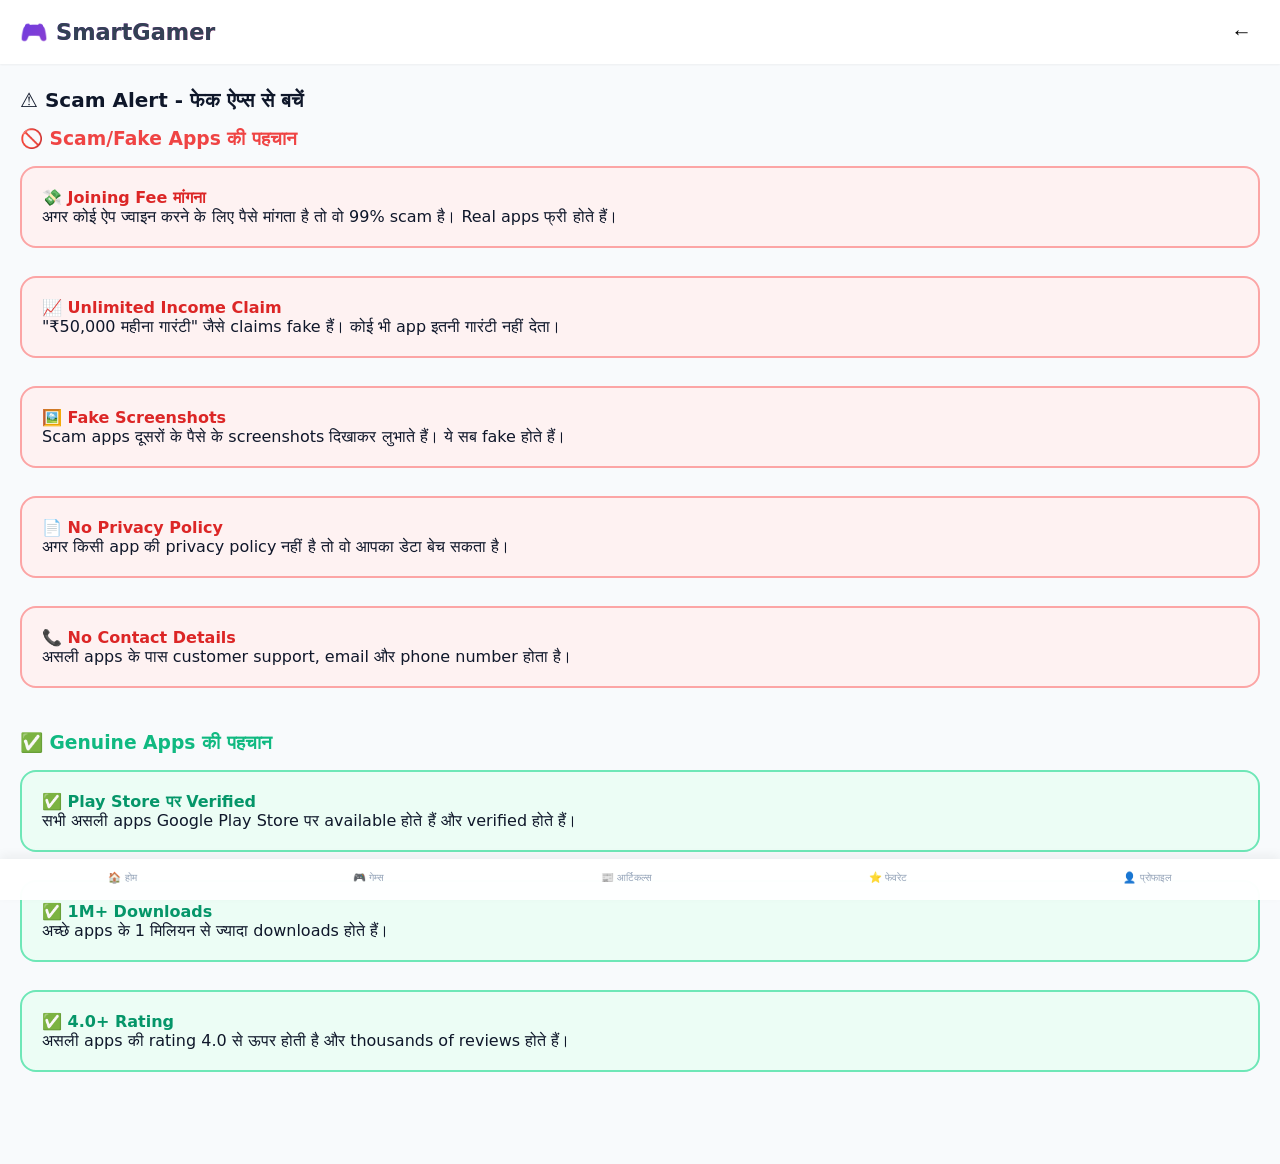
<file: scam-alert.html>
<!DOCTYPE html>
<html lang="hi">
<head>
  <meta charset="UTF-8" />
  <meta name="viewport" content="width=device-width, initial-scale=1.0" />
  <title>Scam Alert - Smart Gamer Guide</title>
  <link rel="stylesheet" href="styles.css" />
</head>
<body>
  <header class="app-bar">
    <div class="logo" onclick="location.href='index.html'">🎮 <span>SmartGamer</span></div>
    <div class="app-bar-actions">
      <button onclick="history.back()">←</button>
    </div>
  </header>

  <div class="section-header">
    <h2>⚠️ Scam Alert - फेक ऐप्स से बचें</h2>
  </div>

  <div style="padding: 0 20px; display: grid; gap: 16px;">
    <h3 style="color: var(--danger);">🚫 Scam/Fake Apps की पहचान</h3>
    
    <div class="scam-card">
      <h4>💸 Joining Fee मांगना</h4>
      <p>अगर कोई ऐप ज्वाइन करने के लिए पैसे मांगता है तो वो 99% scam है। Real apps फ्री होते हैं।</p>
    </div>

    <div class="scam-card">
      <h4>📈 Unlimited Income Claim</h4>
      <p>"₹50,000 महीना गारंटी" जैसे claims fake हैं। कोई भी app इतनी गारंटी नहीं देता।</p>
    </div>

    <div class="scam-card">
      <h4>🖼️ Fake Screenshots</h4>
      <p>Scam apps दूसरों के पैसे के screenshots दिखाकर लुभाते हैं। ये सब fake होते हैं।</p>
    </div>

    <div class="scam-card">
      <h4>📄 No Privacy Policy</h4>
      <p>अगर किसी app की privacy policy नहीं है तो वो आपका डेटा बेच सकता है।</p>
    </div>

    <div class="scam-card">
      <h4>📞 No Contact Details</h4>
      <p>असली apps के पास customer support, email और phone number होता है।</p>
    </div>

    <h3 style="color: var(--success); margin-top: 16px;">✅ Genuine Apps की पहचान</h3>

    <div class="genuine-card">
      <h4>✅ Play Store पर Verified</h4>
      <p>सभी असली apps Google Play Store पर available होते हैं और verified होते हैं।</p>
    </div>

    <div class="genuine-card">
      <h4>✅ 1M+ Downloads</h4>
      <p>अच्छे apps के 1 मिलियन से ज्यादा downloads होते हैं।</p>
    </div>

    <div class="genuine-card">
      <h4>✅ 4.0+ Rating</h4>
      <p>असली apps की rating 4.0 से ऊपर होती है और thousands of reviews होते हैं।</p>
    </div>
  </div>

  <nav class="bottom-nav">
    <a href="index.html" class="nav-item">🏠 होम</a>
    <a href="games.html" class="nav-item">🎮 गेम्स</a>
    <a href="articles.html" class="nav-item">📰 आर्टिकल्स</a>
    <a href="favorites.html" class="nav-item">⭐ फेवरेट</a>
    <a href="profile.html" class="nav-item">👤 प्रोफाइल</a>
  </nav>
</body>
</html>
</file>
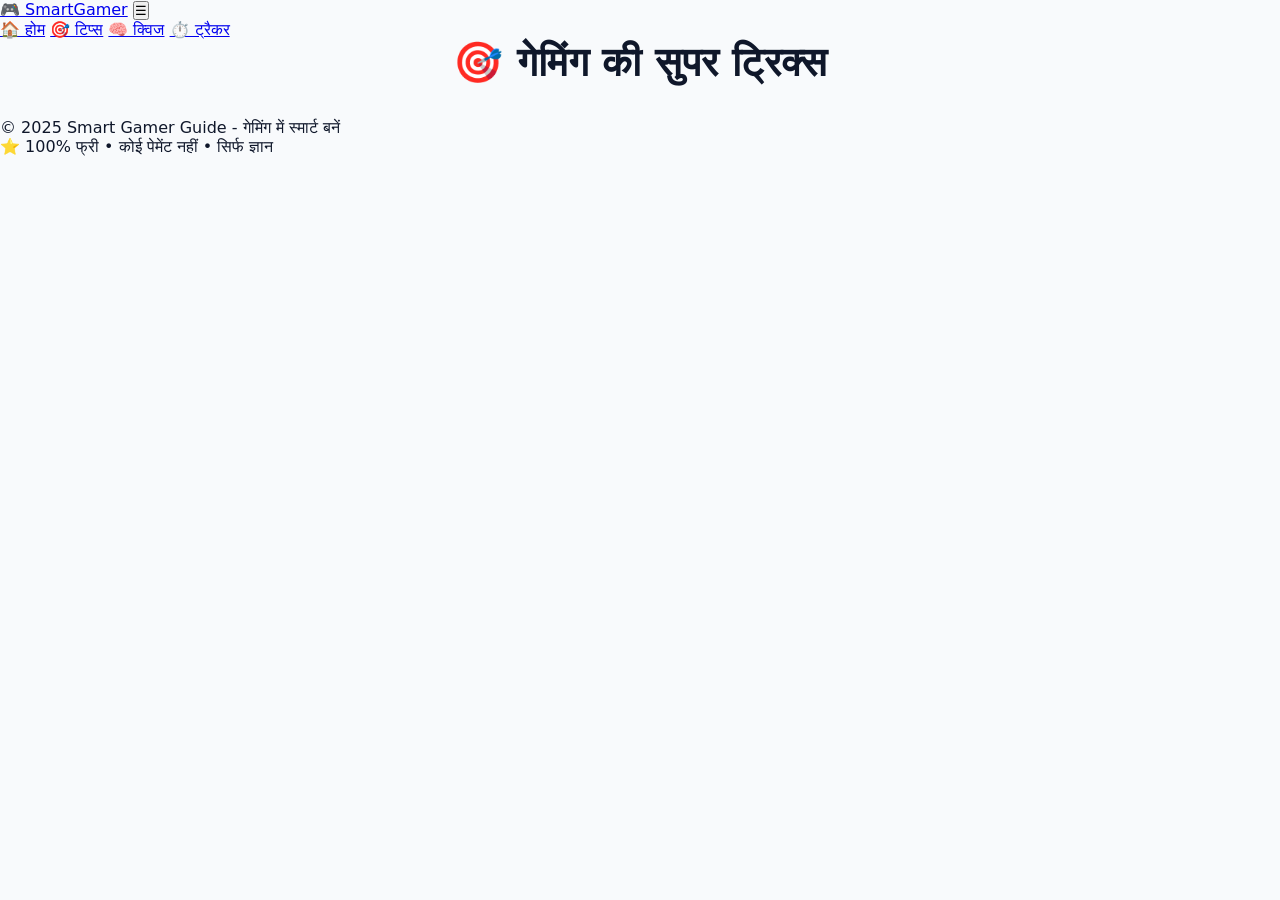
<file: tips.html>
<!DOCTYPE html>
<html lang="hi">
<head>
    <meta charset="UTF-8">
    <meta name="viewport" content="width=device-width, initial-scale=1.0">
    <title>गेमिंग टिप्स - Smart Gamer Guide</title>
    <link rel="stylesheet" href="styles.css">
</head>
<body>
    <nav class="navbar">
        <a href="index.html" class="logo">🎮 SmartGamer</a>
        <button class="mobile-menu-btn" onclick="toggleMenu()">☰</button>
        <div class="nav-links" id="navLinks">
            <a href="index.html">🏠 होम</a>
            <a href="tips.html" class="active">🎯 टिप्स</a>
            <a href="quiz.html">🧠 क्विज</a>
            <a href="tracker.html">⏱️ ट्रैकर</a>
        </div>
    </nav>

    <div class="container">
        <h1 style="text-align: center; font-size: 2.5rem; margin-bottom: 2rem;">🎯 गेमिंग की सुपर ट्रिक्स</h1>

        <div class="grid-2" id="tipsContainer">
            <!-- JS से डायनामिक रूप से जेनरेट होगा -->
        </div>
    </div>

    <footer class="footer">
        <p>© 2025 Smart Gamer Guide - गेमिंग में स्मार्ट बनें</p>
        <p class="small">⭐ 100% फ्री • कोई पेमेंट नहीं • सिर्फ ज्ञान</p>
    </footer>

    <script src="script.js"></script>
</body>
</html>
</file>
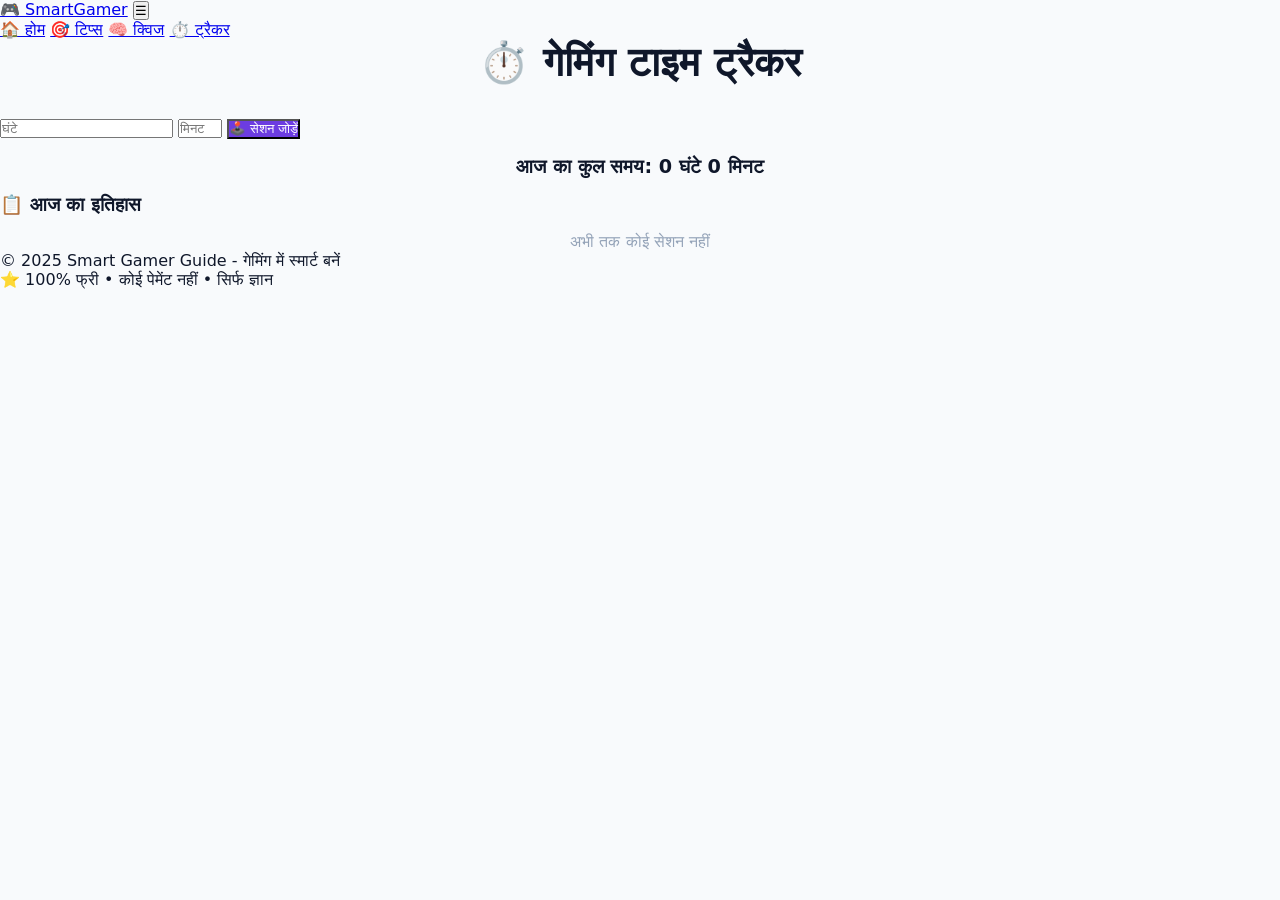
<file: tracker.html>
<!DOCTYPE html>
<html lang="hi">
<head>
    <meta charset="UTF-8">
    <meta name="viewport" content="width=device-width, initial-scale=1.0">
    <title>टाइम ट्रैकर - Smart Gamer Guide</title>
    <link rel="stylesheet" href="styles.css">
</head>
<body>
    <nav class="navbar">
        <a href="index.html" class="logo">🎮 SmartGamer</a>
        <button class="mobile-menu-btn" onclick="toggleMenu()">☰</button>
        <div class="nav-links" id="navLinks">
            <a href="index.html">🏠 होम</a>
            <a href="tips.html">🎯 टिप्स</a>
            <a href="quiz.html">🧠 क्विज</a>
            <a href="tracker.html" class="active">⏱️ ट्रैकर</a>
        </div>
    </nav>

    <div class="container">
        <h1 style="text-align: center; font-size: 2.5rem; margin-bottom: 2rem;">⏱️ गेमिंग टाइम ट्रैकर</h1>

        <div class="card max-w-2xl mx-auto">
            <div class="tracker-input">
                <input type="number" id="hoursInput" placeholder="घंटे" min="0">
                <input type="number" id="minutesInput" placeholder="मिनट" min="0" max="59">
                <button class="btn btn-primary" onclick="addSession()">🕹️ सेशन जोड़ें</button>
            </div>

            <div id="totalTime" style="font-size: 1.2rem; font-weight: bold; text-align: center; margin: 1rem 0;">
                आज का कुल समय: 0 घंटे 0 मिनट
            </div>

            <div id="warningMessage" style="display: none; background: #fee2e2; color: #dc2626; padding: 1rem; border-radius: 0.75rem; margin: 1rem 0; text-align: center;">
                ⚠️ ध्यान दें! आपने आज बहुत ज्यादा गेम खेला, ब्रेक लें!
            </div>

            <div id="historyContainer">
                <h3 style="margin-bottom: 1rem;">📋 आज का इतिहास</h3>
                <div id="historyList">
                    <p style="color: #94a3b8; text-align: center;">अभी तक कोई सेशन नहीं</p>
                </div>
            </div>
        </div>
    </div>

    <footer class="footer">
        <p>© 2025 Smart Gamer Guide - गेमिंग में स्मार्ट बनें</p>
        <p class="small">⭐ 100% फ्री • कोई पेमेंट नहीं • सिर्फ ज्ञान</p>
    </footer>

    <script src="script.js"></script>
</body>
</html>
</file>
<file: styles.css>
/* ============================================
   ROOT VARIABLES & RESET
   ============================================ */
:root {
  --primary: #6C3CE1;
  --primary-light: #8B5CF6;
  --primary-dark: #5B21B6;
  --secondary: #EC4899;
  --success: #10B981;
  --warning: #F59E0B;
  --danger: #EF4444;
  --dark: #0F172A;
  --dark-card: #1E293B;
  --gray-50: #F8FAFC;
  --gray-100: #F1F5F9;
  --gray-200: #E2E8F0;
  --gray-300: #CBD5E1;
  --gray-400: #94A3B8;
  --gray-500: #64748B;
  --gray-600: #475569;
  --gray-700: #334155;
  --gray-800: #1E293B;
  --gray-900: #0F172A;
  --shadow-sm: 0 1px 2px rgba(0,0,0,0.05);
  --shadow: 0 4px 6px -1px rgba(0,0,0,0.1);
  --shadow-lg: 0 10px 15px -3px rgba(0,0,0,0.1);
  --shadow-xl: 0 20px 25px -5px rgba(0,0,0,0.1);
  --shadow-2xl: 0 25px 50px -12px rgba(0,0,0,0.25);
  --radius: 16px;
  --radius-lg: 24px;
  --radius-full: 9999px;
  --transition: all 0.3s cubic-bezier(0.4, 0, 0.2, 1);
}

* {
  margin: 0;
  padding: 0;
  box-sizing: border-box;
  -webkit-tap-highlight-color: transparent;
}

body {
  font-family: 'Segoe UI', system-ui, -apple-system, sans-serif;
  background: var(--gray-50);
  color: var(--gray-900);
  padding-bottom: 80px;
  min-height: 100vh;
}

/* ============================================
   SCROLLBAR
   ============================================ */
::-webkit-scrollbar {
  width: 6px;
}
::-webkit-scrollbar-track {
  background: var(--gray-100);
}
::-webkit-scrollbar-thumb {
  background: var(--primary-light);
  border-radius: var(--radius-full);
}

/* ============================================
   TOP APP BAR
   ============================================ */
.app-bar {
  background: white;
  padding: 12px 20px;
  position: sticky;
  top: 0;
  z-index: 1000;
  display: flex;
  justify-content: space-between;
  align-items: center;
  box-shadow: var(--shadow-sm);
  backdrop-filter: blur(20px);
  background: rgba(255,255,255,0.92);
}

.app-bar .logo {
  font-size: 1.4rem;
  font-weight: 800;
  background: linear-gradient(135deg, var(--primary), var(--secondary));
  -webkit-background-clip: text;
  -webkit-text-fill-color: transparent;
  display: flex;
  align-items: center;
  gap: 8px;
}

.app-bar .logo span {
  -webkit-text-fill-color: initial;
  color: var(--gray-700);
}

.app-bar-actions {
  display: flex;
  gap: 12px;
  align-items: center;
}

.app-bar-actions button {
  background: none;
  border: none;
  font-size: 1.3rem;
  cursor: pointer;
  padding: 8px;
  border-radius: var(--radius-full);
  transition: var(--transition);
}

.app-bar-actions button:hover {
  background: var(--gray-100);
}

/* ============================================
   SEARCH BAR
   ============================================ */
.search-bar {
  background: white;
  margin: 12px 20px;
  padding: 0 16px;
  border-radius: var(--radius-full);
  display: flex;
  align-items: center;
  gap: 12px;
  box-shadow: var(--shadow);
  border: 2px solid transparent;
  transition: var(--transition);
}

.search-bar:focus-within {
  border-color: var(--primary);
  box-shadow: var(--shadow-lg);
}

.search-bar input {
  flex: 1;
  border: none;
  padding: 14px 0;
  font-size: 1rem;
  background: transparent;
  outline: none;
  color: var(--gray-900);
}

.search-bar input::placeholder {
  color: var(--gray-400);
}

.search-bar .icon {
  color: var(--gray-400);
  font-size: 1.2rem;
}

/* ============================================
   SECTION TITLES
   ============================================ */
.section-header {
  display: flex;
  justify-content: space-between;
  align-items: center;
  padding: 0 20px;
  margin: 24px 0 16px;
}

.section-header h2 {
  font-size: 1.25rem;
  font-weight: 700;
  color: var(--gray-900);
}

.section-header .see-all {
  font-size: 0.85rem;
  color: var(--primary);
  font-weight: 600;
  cursor: pointer;
  text-decoration: none;
}

/* ============================================
   CATEGORY CHIPS
   ============================================ */
.category-scroll {
  display: flex;
  gap: 10px;
  padding: 0 20px;
  overflow-x: auto;
  scrollbar-width: none;
  -webkit-overflow-scrolling: touch;
}

.category-scroll::-webkit-scrollbar {
  display: none;
}

.chip {
  padding: 8px 18px;
  border-radius: var(--radius-full);
  font-size: 0.85rem;
  font-weight: 600;
  white-space: nowrap;
  background: white;
  color: var(--gray-600);
  border: 2px solid var(--gray-200);
  cursor: pointer;
  transition: var(--transition);
}

.chip.active {
  background: var(--primary);
  color: white;
  border-color: var(--primary);
  box-shadow: 0 4px 12px rgba(108, 60, 225, 0.3);
}

.chip:hover:not(.active) {
  border-color: var(--primary);
  color: var(--primary);
}

/* ============================================
   GAME CARDS (Glassmorphism + Modern)
   ============================================ */
.game-grid {
  display: grid;
  grid-template-columns: repeat(auto-fill, minmax(280px, 1fr));
  gap: 16px;
  padding: 0 20px;
}

.game-card {
  background: white;
  border-radius: var(--radius);
  padding: 20px;
  box-shadow: var(--shadow);
  transition: var(--transition);
  cursor: pointer;
  position: relative;
  overflow: hidden;
  border: 1px solid rgba(255,255,255,0.1);
}

.game-card::before {
  content: '';
  position: absolute;
  top: 0;
  left: 0;
  right: 0;
  height: 4px;
  background: linear-gradient(90deg, var(--primary), var(--secondary));
  opacity: 0;
  transition: var(--transition);
}

.game-card:hover {
  transform: translateY(-4px);
  box-shadow: var(--shadow-xl);
}

.game-card:hover::before {
  opacity: 1;
}

.game-card .badge {
  position: absolute;
  top: 12px;
  right: 12px;
  padding: 4px 12px;
  border-radius: var(--radius-full);
  font-size: 0.7rem;
  font-weight: 700;
  text-transform: uppercase;
}

.badge-hot {
  background: #FEF3C7;
  color: #D97706;
}
.badge-new {
  background: #D1FAE5;
  color: #059669;
}
.badge-trending {
  background: #EDE9FE;
  color: #7C3AED;
}

.game-card .game-icon {
  width: 64px;
  height: 64px;
  border-radius: var(--radius);
  display: flex;
  align-items: center;
  justify-content: center;
  font-size: 2rem;
  margin-bottom: 12px;
  background: linear-gradient(135deg, var(--gray-100), white);
}

.game-card .game-name {
  font-size: 1.1rem;
  font-weight: 700;
  margin-bottom: 4px;
}

.game-card .game-category {
  font-size: 0.8rem;
  color: var(--gray-500);
  margin-bottom: 8px;
}

.game-card .game-stats {
  display: flex;
  gap: 16px;
  font-size: 0.8rem;
  color: var(--gray-500);
  margin-bottom: 12px;
}

.game-card .game-stats span {
  display: flex;
  align-items: center;
  gap: 4px;
}

.game-card .game-actions {
  display: flex;
  gap: 10px;
}

.game-card .game-actions .btn {
  flex: 1;
  padding: 8px 16px;
  border: none;
  border-radius: var(--radius-full);
  font-weight: 600;
  font-size: 0.85rem;
  cursor: pointer;
  transition: var(--transition);
}

.btn-primary {
  background: var(--primary);
  color: white;
}
.btn-primary:hover {
  background: var(--primary-dark);
  transform: scale(1.02);
}

.btn-outline {
  background: transparent;
  border: 2px solid var(--gray-200);
  color: var(--gray-600);
}
.btn-outline:hover {
  border-color: var(--primary);
  color: var(--primary);
}

/* ============================================
   TRUST SCORE / RATING BADGE
   ============================================ */
.trust-score {
  display: inline-flex;
  align-items: center;
  gap: 6px;
  padding: 4px 12px;
  border-radius: var(--radius-full);
  font-size: 0.75rem;
  font-weight: 700;
}

.trust-high {
  background: #D1FAE5;
  color: #065F46;
}
.trust-medium {
  background: #FEF3C7;
  color: #92400E;
}
.trust-low {
  background: #FEE2E2;
  color: #991B1B;
}

/* ============================================
   PROS & CONS CARDS
   ============================================ */
.pros-cons {
  display: grid;
  grid-template-columns: 1fr 1fr;
  gap: 16px;
  margin: 16px 0;
}

.pros, .cons {
  padding: 16px;
  border-radius: var(--radius);
}

.pros {
  background: #ECFDF5;
  border-left: 4px solid var(--success);
}
.cons {
  background: #FEF2F2;
  border-left: 4px solid var(--danger);
}

.pros h4, .cons h4 {
  font-size: 0.9rem;
  margin-bottom: 8px;
}

.pros ul, .cons ul {
  list-style: none;
  font-size: 0.85rem;
}

.pros ul li::before {
  content: '✅ ';
}
.cons ul li::before {
  content: '❌ ';
}

/* ============================================
   WITHDRAWAL METHODS
   ============================================ */
.withdrawal-methods {
  display: flex;
  flex-wrap: wrap;
  gap: 8px;
  margin: 12px 0;
}

.withdrawal-methods .method {
  padding: 4px 14px;
  border-radius: var(--radius-full);
  font-size: 0.75rem;
  font-weight: 600;
  background: var(--gray-100);
  color: var(--gray-600);
}

/* ============================================
   STEP BY STEP GUIDE
   ============================================ */
.steps {
  display: flex;
  flex-direction: column;
  gap: 12px;
  padding: 0 20px;
}

.step {
  display: flex;
  align-items: center;
  gap: 16px;
  background: white;
  padding: 16px 20px;
  border-radius: var(--radius);
  box-shadow: var(--shadow-sm);
  border: 1px solid var(--gray-200);
}

.step .number {
  width: 36px;
  height: 36px;
  background: var(--primary);
  color: white;
  border-radius: var(--radius-full);
  display: flex;
  align-items: center;
  justify-content: center;
  font-weight: 700;
  font-size: 0.9rem;
  flex-shrink: 0;
}

.step .content {
  flex: 1;
}

.step .content h4 {
  font-size: 0.95rem;
  margin-bottom: 2px;
}
.step .content p {
  font-size: 0.85rem;
  color: var(--gray-500);
}

/* ============================================
   FAQ SECTION
   ============================================ */
.faq-item {
  background: white;
  border-radius: var(--radius);
  margin-bottom: 12px;
  overflow: hidden;
  box-shadow: var(--shadow-sm);
  border: 1px solid var(--gray-200);
}

.faq-item .question {
  padding: 16px 20px;
  cursor: pointer;
  display: flex;
  justify-content: space-between;
  align-items: center;
  font-weight: 600;
  transition: var(--transition);
}

.faq-item .question:hover {
  background: var(--gray-50);
}

.faq-item .question .arrow {
  transition: var(--transition);
}
.faq-item.open .question .arrow {
  transform: rotate(180deg);
}

.faq-item .answer {
  padding: 0 20px;
  max-height: 0;
  overflow: hidden;
  transition: all 0.3s ease;
  color: var(--gray-600);
  font-size: 0.95rem;
}

.faq-item.open .answer {
  padding: 0 20px 16px;
  max-height: 500px;
}

/* ============================================
   SCAM ALERT CARDS
   ============================================ */
.scam-card {
  background: #FEF2F2;
  border: 2px solid #FCA5A5;
  border-radius: var(--radius);
  padding: 20px;
  margin-bottom: 12px;
}

.scam-card h4 {
  color: #DC2626;
  display: flex;
  align-items: center;
  gap: 8px;
}

.genuine-card {
  background: #ECFDF5;
  border: 2px solid #6EE7B7;
  border-radius: var(--radius);
  padding: 20px;
  margin-bottom: 12px;
}

.genuine-card h4 {
  color: #059669;
  display: flex;
  align-items: center;
  gap: 8px;
}

/* ============================================
   BOTTOM NAVIGATION
   ============================================ */
.bottom-nav {
  position: fixed;
  bottom: 0;
  left: 0;
  right: 0;
  background: white;
  display: flex;
  justify-content: space-around;
  padding: 8px 0 12px;
  box-shadow: 0 -4px 10px rgba(0,0,0,0.05);
  z-index: 1000;
  backdrop-filter: blur(20px);
  background: rgba(255,255,255,0.95);
}

.bottom-nav .nav-item {
  display: flex;
  flex-direction: column;
  align-items: center;
  gap: 2px;
  font-size: 0.65rem;
  color: var(--gray-400);
  text-decoration: none;
  transition: var(--transition);
  padding: 4px 12px;
  border-radius: var(--radius);
}

.bottom-nav .nav-item .icon {
  font-size: 1.5rem;
}

.bottom-nav .nav-item.active {
  color: var(--primary);
  font-weight: 600;
}

.bottom-nav .nav-item.active .icon {
  transform: scale(1.1);
}

/* ============================================
   PROFILE PAGE
   ============================================ */
.profile-header {
  background: linear-gradient(135deg, var(--primary), var(--secondary));
  padding: 40px 20px 60px;
  text-align: center;
  color: white;
  border-radius: 0 0 var(--radius-lg) var(--radius-lg);
}

.profile-header .avatar {
  width: 80px;
  height: 80px;
  border-radius: var(--radius-full);
  background: rgba(255,255,255,0.2);
  display: flex;
  align-items: center;
  justify-content: center;
  font-size: 3rem;
  margin: 0 auto 12px;
  border: 4px solid rgba(255,255,255,0.3);
}

.profile-header h2 {
  font-size: 1.5rem;
}

.profile-header p {
  opacity: 0.8;
  font-size: 0.9rem;
}

.profile-menu {
  margin-top: -30px;
  padding: 0 20px;
}

.profile-menu .menu-item {
  background: white;
  padding: 16px 20px;
  border-radius: var(--radius);
  display: flex;
  align-items: center;
  gap: 16px;
  margin-bottom: 8px;
  box-shadow: var(--shadow-sm);
  cursor: pointer;
  transition: var(--transition);
  border: 1px solid var(--gray-200);
}

.profile-menu .menu-item:hover {
  transform: translateX(4px);
  box-shadow: var(--shadow);
}

.profile-menu .menu-item .icon {
  font-size: 1.3rem;
  width: 40px;
  text-align: center;
}

.profile-menu .menu-item .text {
  flex: 1;
}
.profile-menu .menu-item .text h4 {
  font-size: 0.95rem;
}
.profile-menu .menu-item .text p {
  font-size: 0.8rem;
  color: var(--gray-500);
}

.profile-menu .menu-item .arrow {
  color: var(--gray-400);
}

/* ============================================
   COMPARE TABLE
   ============================================ */
.compare-table {
  width: 100%;
  border-collapse: separate;
  border-spacing: 0;
  background: white;
  border-radius: var(--radius);
  overflow: hidden;
  box-shadow: var(--shadow);
}

.compare-table th,
.compare-table td {
  padding: 12px 16px;
  text-align: left;
  border-bottom: 1px solid var(--gray-200);
}

.compare-table th {
  background: var(--gray-50);
  font-weight: 700;
  font-size: 0.9rem;
}

.compare-table tr:last-child td {
  border-bottom: none;
}

/* ============================================
   DARK MODE
   ============================================ */
body.dark {
  background: var(--dark);
  color: var(--gray-100);
}

body.dark .app-bar {
  background: rgba(15, 23, 42, 0.92);
}

body.dark .app-bar .logo span {
  color: var(--gray-300);
}

body.dark .search-bar {
  background: var(--dark-card);
  border-color: var(--gray-700);
}

body.dark .search-bar input {
  color: white;
}
body.dark .search-bar input::placeholder {
  color: var(--gray-500);
}

body.dark .game-card,
body.dark .step,
body.dark .faq-item,
body.dark .profile-menu .menu-item,
body.dark .compare-table {
  background: var(--dark-card);
  border-color: var(--gray-700);
}

body.dark .game-card .game-name,
body.dark .section-header h2,
body.dark .step .content h4,
body.dark .faq-item .question {
  color: white;
}

body.dark .game-card .game-category,
body.dark .game-card .game-stats,
body.dark .step .content p,
body.dark .faq-item .answer {
  color: var(--gray-400);
}

body.dark .chip {
  background: var(--dark-card);
  color: var(--gray-300);
  border-color: var(--gray-700);
}

body.dark .bottom-nav {
  background: rgba(15, 23, 42, 0.95);
}

body.dark .bottom-nav .nav-item {
  color: var(--gray-500);
}

body.dark .bottom-nav .nav-item.active {
  color: var(--primary-light);
}

body.dark .profile-header {
  background: linear-gradient(135deg, var(--primary-dark), #7C3AED);
}

/* ============================================
   ANIMATIONS
   ============================================ */
@keyframes fadeInUp {
  from {
    opacity: 0;
    transform: translateY(20px);
  }
  to {
    opacity: 1;
    transform: translateY(0);
  }
}

.animate-in {
  animation: fadeInUp 0.4s ease forwards;
}

@keyframes pulse {
  0%, 100% { transform: scale(1); }
  50% { transform: scale(1.05); }
}

.pulse {
  animation: pulse 2s infinite;
}

/* ============================================
   RESPONSIVE
   ============================================ */
@media (max-width: 480px) {
  .game-grid {
    grid-template-columns: 1fr;
  }
  
  .pros-cons {
    grid-template-columns: 1fr;
  }
  
  .compare-table {
    font-size: 0.8rem;
  }
  
  .compare-table th,
  .compare-table td {
    padding: 8px 10px;
  }
}

@media (min-width: 768px) {
  .game-grid {
    grid-template-columns: repeat(2, 1fr);
  }
}

@media (min-width: 1024px) {
  .game-grid {
    grid-template-columns: repeat(3, 1fr);
  }
}

/* ============================================
   TOAST NOTIFICATION
   ============================================ */
.toast {
  position: fixed;
  bottom: 100px;
  left: 50%;
  transform: translateX(-50%);
  background: var(--gray-900);
  color: white;
  padding: 12px 24px;
  border-radius: var(--radius-full);
  font-weight: 600;
  font-size: 0.9rem;
  box-shadow: var(--shadow-xl);
  z-index: 9999;
  animation: fadeInUp 0.3s ease;
}

.toast.success {
  background: var(--success);
}
.toast.error {
  background: var(--danger);
}

/* ============================================
   DISCLAIMER
   ============================================ */
.disclaimer {
  background: #FEF3C7;
  border-left: 4px solid var(--warning);
  padding: 16px 20px;
  border-radius: var(--radius);
  margin: 20px;
  font-size: 0.85rem;
  color: #92400E;
}

body.dark .disclaimer {
  background: rgba(245, 158, 11, 0.15);
  color: #FBBF24;
}
</file>
